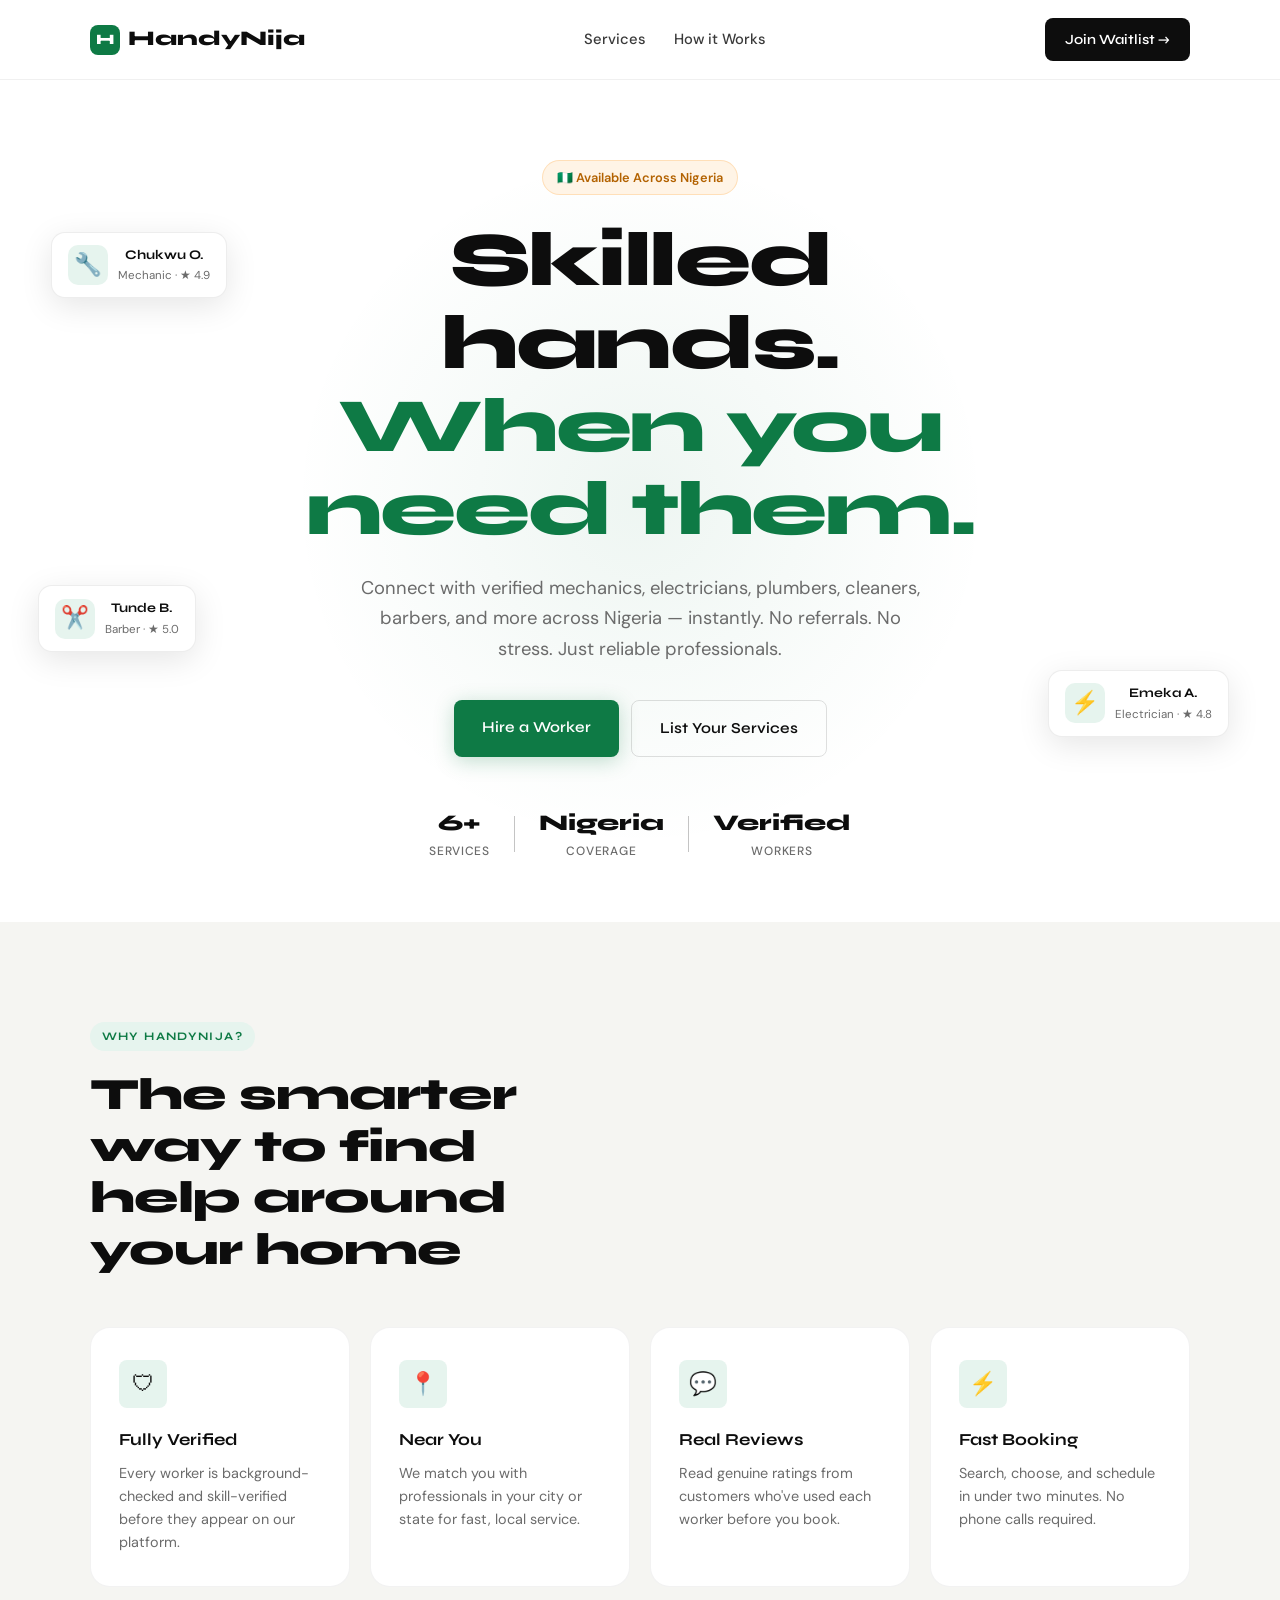
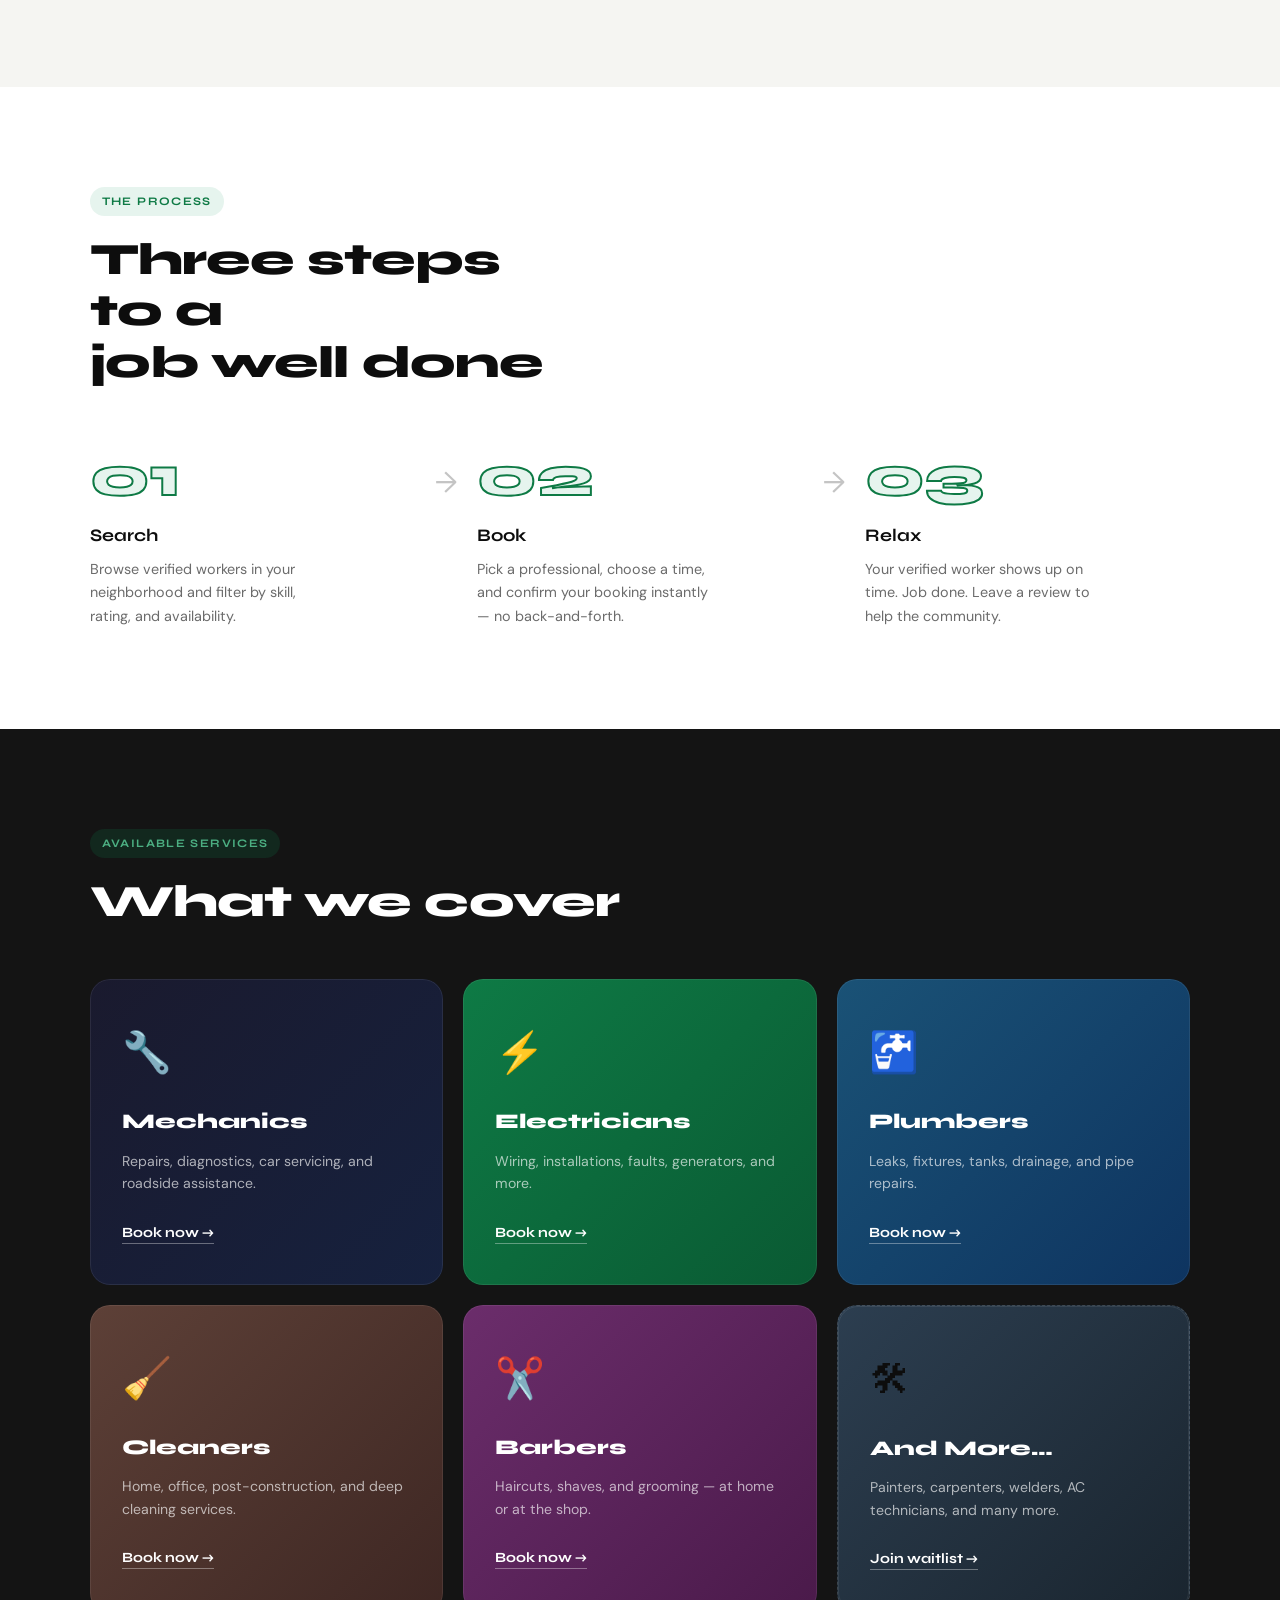
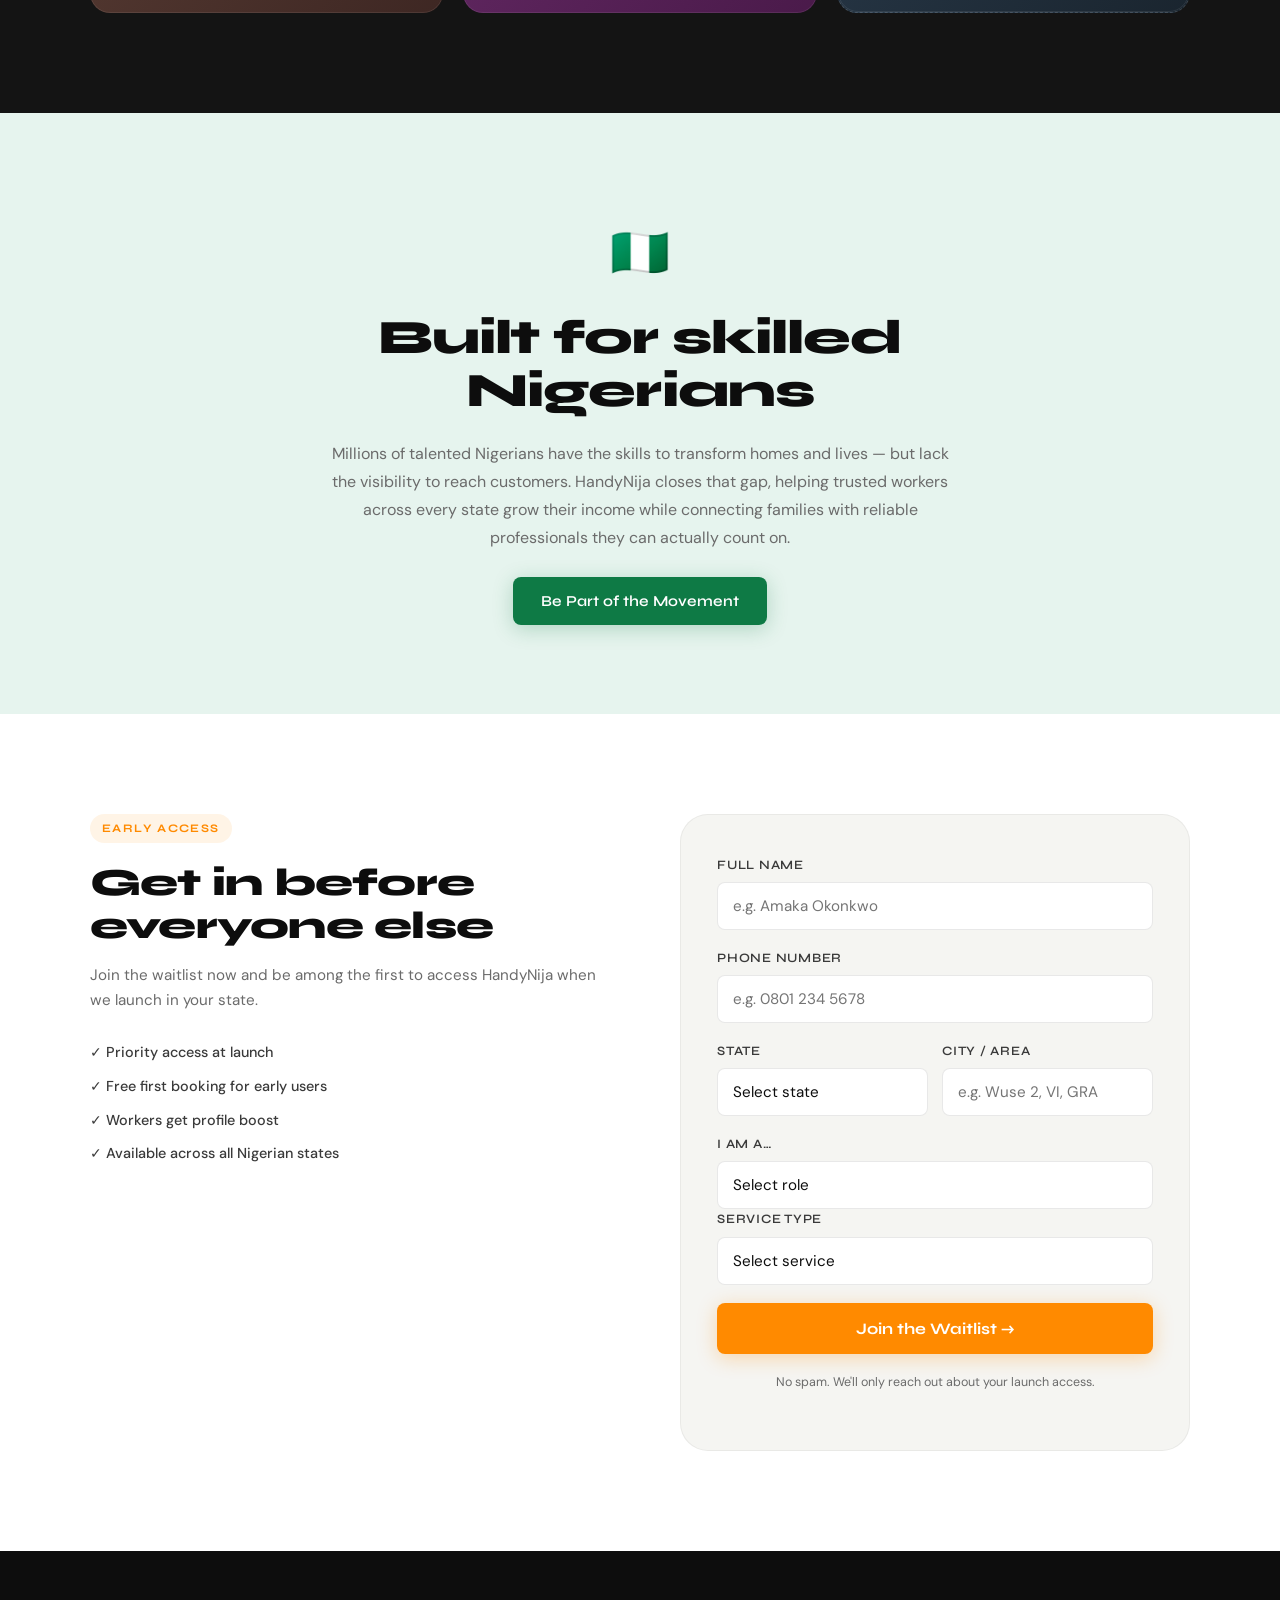
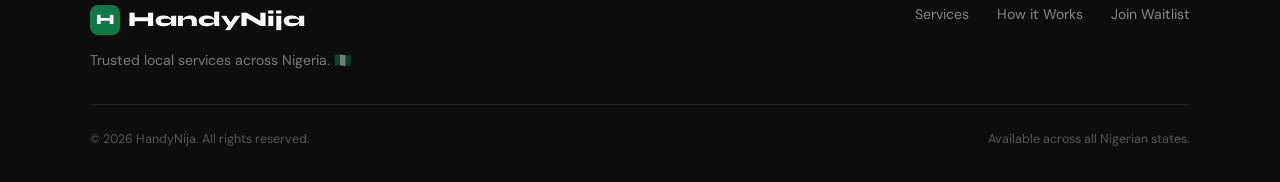
<file: index.html>
<!DOCTYPE html>
<html lang="en">
<head>
  <meta charset="UTF-8"/>
  <meta name="viewport" content="width=device-width, initial-scale=1.0"/>
  <title>HandyNija — Trusted Workers Across Nigeria</title>
  <link href="https://fonts.googleapis.com/css2?family=Syne:wght@400;600;700;800&family=DM+Sans:ital,opsz,wght@0,9..40,400;0,9..40,500;1,9..40,400&display=swap" rel="stylesheet"/>
  <link rel="stylesheet" href="style.css"/>
</head>
<body>

  <!-- NAVBAR -->
  <nav class="navbar">
    <div class="logo">
      <span class="logo-mark">H</span>
      HandyNija
    </div>
    <div class="nav-links">
      <a href="#services">Services</a>
      <a href="#how">How it Works</a>
    </div>
    <a href="#waitlist" class="nav-btn">Join Waitlist →</a>
    <button class="hamburger" id="hamburger" aria-label="Open menu">
      <span></span><span></span><span></span>
    </button>
  </nav>

  <!-- MOBILE MENU -->
  <div class="mobile-menu" id="mobileMenu">
    <a href="#services" onclick="closeMobile()">Services</a>
    <a href="#how" onclick="closeMobile()">How it Works</a>
    <a href="#waitlist" class="mobile-cta" onclick="closeMobile()">Join Waitlist</a>
  </div>

  <!-- HERO -->
  <section class="hero">
    <div class="hero-badge">🇳🇬 Available Across Nigeria</div>
    <h1>
      Skilled hands.<br/>
      <em>When you need them.</em>
    </h1>
    <p class="hero-sub">
      Connect with verified mechanics, electricians, plumbers, cleaners, barbers,
      and more across Nigeria — instantly. No referrals. No stress. Just reliable professionals.
    </p>
    <div class="hero-actions">
      <a href="#waitlist" class="btn-primary">Hire a Worker</a>
      <a href="#waitlist" class="btn-ghost">List Your Services</a>
    </div>
    <div class="hero-stats">
      <div class="stat"><span>6+</span><small>Services</small></div>
      <div class="stat-divider"></div>
      <div class="stat"><span>Nigeria</span><small>Coverage</small></div>
      <div class="stat-divider"></div>
      <div class="stat"><span>Verified</span><small>Workers</small></div>
    </div>
    <!-- Decorative floating cards -->
    <div class="floating-cards" aria-hidden="true">
      <div class="float-card fc1">
        <div class="fc-icon">🔧</div>
        <div class="fc-info"><strong>Chukwu O.</strong><span>Mechanic · ★ 4.9</span></div>
      </div>
      <div class="float-card fc2">
        <div class="fc-icon">⚡</div>
        <div class="fc-info"><strong>Emeka A.</strong><span>Electrician · ★ 4.8</span></div>
      </div>
      <div class="float-card fc3">
        <div class="fc-icon">✂️</div>
        <div class="fc-info"><strong>Tunde B.</strong><span>Barber · ★ 5.0</span></div>
      </div>
    </div>
    <div class="hero-blob" aria-hidden="true"></div>
  </section>

  <!-- WHY HANDYNIJA -->
  <section class="why">
    <div class="section-label">Why HandyNija?</div>
    <h2>The smarter way to find<br/>help around your home</h2>
    <div class="why-grid">
      <div class="why-card">
        <div class="why-icon">🛡</div>
        <h3>Fully Verified</h3>
        <p>Every worker is background-checked and skill-verified before they appear on our platform.</p>
      </div>
      <div class="why-card">
        <div class="why-icon">📍</div>
        <h3>Near You</h3>
        <p>We match you with professionals in your city or state for fast, local service.</p>
      </div>
      <div class="why-card">
        <div class="why-icon">💬</div>
        <h3>Real Reviews</h3>
        <p>Read genuine ratings from customers who've used each worker before you book.</p>
      </div>
      <div class="why-card">
        <div class="why-icon">⚡</div>
        <h3>Fast Booking</h3>
        <p>Search, choose, and schedule in under two minutes. No phone calls required.</p>
      </div>
    </div>
  </section>

  <!-- HOW IT WORKS -->
  <section class="how" id="how">
    <div class="section-label">The Process</div>
    <h2>Three steps to a<br/>job well done</h2>
    <div class="how-steps">
      <div class="how-step">
        <div class="step-num">01</div>
        <div class="step-body">
          <h3>Search</h3>
          <p>Browse verified workers in your neighborhood and filter by skill, rating, and availability.</p>
        </div>
      </div>
      <div class="how-arrow" aria-hidden="true">→</div>
      <div class="how-step">
        <div class="step-num">02</div>
        <div class="step-body">
          <h3>Book</h3>
          <p>Pick a professional, choose a time, and confirm your booking instantly — no back-and-forth.</p>
        </div>
      </div>
      <div class="how-arrow" aria-hidden="true">→</div>
      <div class="how-step">
        <div class="step-num">03</div>
        <div class="step-body">
          <h3>Relax</h3>
          <p>Your verified worker shows up on time. Job done. Leave a review to help the community.</p>
        </div>
      </div>
    </div>
  </section>

  <!-- SERVICES -->
  <section class="services" id="services">
    <div class="section-label">Available Services</div>
    <h2>What we cover</h2>
    <div class="services-grid">

      <div class="service-tile st-mechanic">
        <div class="st-emoji">🔧</div>
        <h3>Mechanics</h3>
        <p>Repairs, diagnostics, car servicing, and roadside assistance.</p>
        <a href="#waitlist" class="st-link">Book now →</a>
      </div>

      <div class="service-tile st-elec">
        <div class="st-emoji">⚡</div>
        <h3>Electricians</h3>
        <p>Wiring, installations, faults, generators, and more.</p>
        <a href="#waitlist" class="st-link">Book now →</a>
      </div>

      <div class="service-tile st-plumb">
        <div class="st-emoji">🚰</div>
        <h3>Plumbers</h3>
        <p>Leaks, fixtures, tanks, drainage, and pipe repairs.</p>
        <a href="#waitlist" class="st-link">Book now →</a>
      </div>

      <div class="service-tile st-clean">
        <div class="st-emoji">🧹</div>
        <h3>Cleaners</h3>
        <p>Home, office, post-construction, and deep cleaning services.</p>
        <a href="#waitlist" class="st-link">Book now →</a>
      </div>

      <div class="service-tile st-barber">
        <div class="st-emoji">✂️</div>
        <h3>Barbers</h3>
        <p>Haircuts, shaves, and grooming — at home or at the shop.</p>
        <a href="#waitlist" class="st-link">Book now →</a>
      </div>

      <div class="service-tile st-other">
        <div class="st-emoji">🛠</div>
        <h3>And More…</h3>
        <p>Painters, carpenters, welders, AC technicians, and many more.</p>
        <a href="#waitlist" class="st-link">Join waitlist →</a>
      </div>

    </div>
  </section>

  <!-- MISSION / EMOTIONAL -->
  <section class="mission">
    <div class="mission-inner">
      <div class="mission-flag">🇳🇬</div>
      <h2>Built for skilled<br/>Nigerians</h2>
      <p>
        Millions of talented Nigerians have the skills to transform homes and lives — but lack the visibility to reach customers.
        HandyNija closes that gap, helping trusted workers across every state grow their income while connecting
        families with reliable professionals they can actually count on.
      </p>
      <a href="#waitlist" class="btn-primary">Be Part of the Movement</a>
    </div>
  </section>

  <!-- WAITLIST -->
  <section class="waitlist" id="waitlist">
    <div class="waitlist-inner">
      <div class="waitlist-copy">
        <div class="section-label" style="color:#FF8A00; background: #FFF4E6;">Early Access</div>
        <h2>Get in before<br/>everyone else</h2>
        <p>Join the waitlist now and be among the first to access HandyNija when we launch in your state.</p>
        <ul class="waitlist-perks">
          <li>✓ Priority access at launch</li>
          <li>✓ Free first booking for early users</li>
          <li>✓ Workers get profile boost</li>
          <li>✓ Available across all Nigerian states</li>
        </ul>
      </div>
      <div class="waitlist-form-wrap">
        <form id="waitlistForm" class="waitlist-form">

          <div class="field-group">
            <label>Full Name</label>
            <input type="text" name="fullname" placeholder="e.g. Amaka Okonkwo" required/>
          </div>

          <div class="field-group">
            <label>Phone Number</label>
            <input type="tel" name="phone" placeholder="e.g. 0801 234 5678" required/>
          </div>

          <div class="field-row">
            <div class="field-group">
              <label>State</label>
              <select name="state" required>
                <option value="">Select state</option>
                <option>Abia</option>
                <option>Adamawa</option>
                <option>Akwa Ibom</option>
                <option>Anambra</option>
                <option>Bauchi</option>
                <option>Bayelsa</option>
                <option>Benue</option>
                <option>Borno</option>
                <option>Cross River</option>
                <option>Delta</option>
                <option>Ebonyi</option>
                <option>Edo</option>
                <option>Ekiti</option>
                <option>Enugu</option>
                <option>FCT – Abuja</option>
                <option>Gombe</option>
                <option>Imo</option>
                <option>Jigawa</option>
                <option>Kaduna</option>
                <option>Kano</option>
                <option>Katsina</option>
                <option>Kebbi</option>
                <option>Kogi</option>
                <option>Kwara</option>
                <option>Lagos</option>
                <option>Nasarawa</option>
                <option>Niger</option>
                <option>Ogun</option>
                <option>Ondo</option>
                <option>Osun</option>
                <option>Oyo</option>
                <option>Plateau</option>
                <option>Rivers</option>
                <option>Sokoto</option>
                <option>Taraba</option>
                <option>Yobe</option>
                <option>Zamfara</option>
              </select>
            </div>

            <div class="field-group">
              <label>City / Area</label>
              <input type="text" name="location" placeholder="e.g. Wuse 2, VI, GRA" required/>
            </div>
          </div>

          <div 5class="field-row">
            <div class="field-group">
              <label>I am a…</label>
              <select name="role" required>
                <option value="">Select role</option>
                <option>Customer</option>
                <option>Service Worker</option>
              </select>
            </div>

            <div class="field-group">
              <label>Service Type</label>
              <select name="service" required>
                <option value="">Select service</option>
                <option>Mechanic</option>
                <option>Electrician</option>
                <option>Plumber</option>
                <option>Cleaner</option>
                <option>Barber</option>
                <option>Other</option>
              </select>
            </div>
          </div>

          <button type="submit" class="submit-btn">Join the Waitlist →</button>

          <p class="form-note">No spam. We'll only reach out about your launch access.</p>

          <p id="formMessage"></p>

        </form>
      </div>
    </div>
  </section>

  <!-- FOOTER -->
  <footer>
    <div class="footer-inner">
      <div class="footer-brand">
        <div class="logo">
          <span class="logo-mark">H</span>HandyNija
        </div>
        <p>Trusted local services across Nigeria. 🇳🇬</p>
      </div>
      <div class="footer-links">
        <a href="#services">Services</a>
        <a href="#how">How it Works</a>
        <a href="#waitlist">Join Waitlist</a>
      </div>
    </div>
    <div class="footer-bottom">
      <small>© 2026 HandyNija. All rights reserved.</small>
      <small>Available across all Nigerian states.</small>
    </div>
  </footer>

  <script src="script.js"></script>
</body>
</html>
</file>
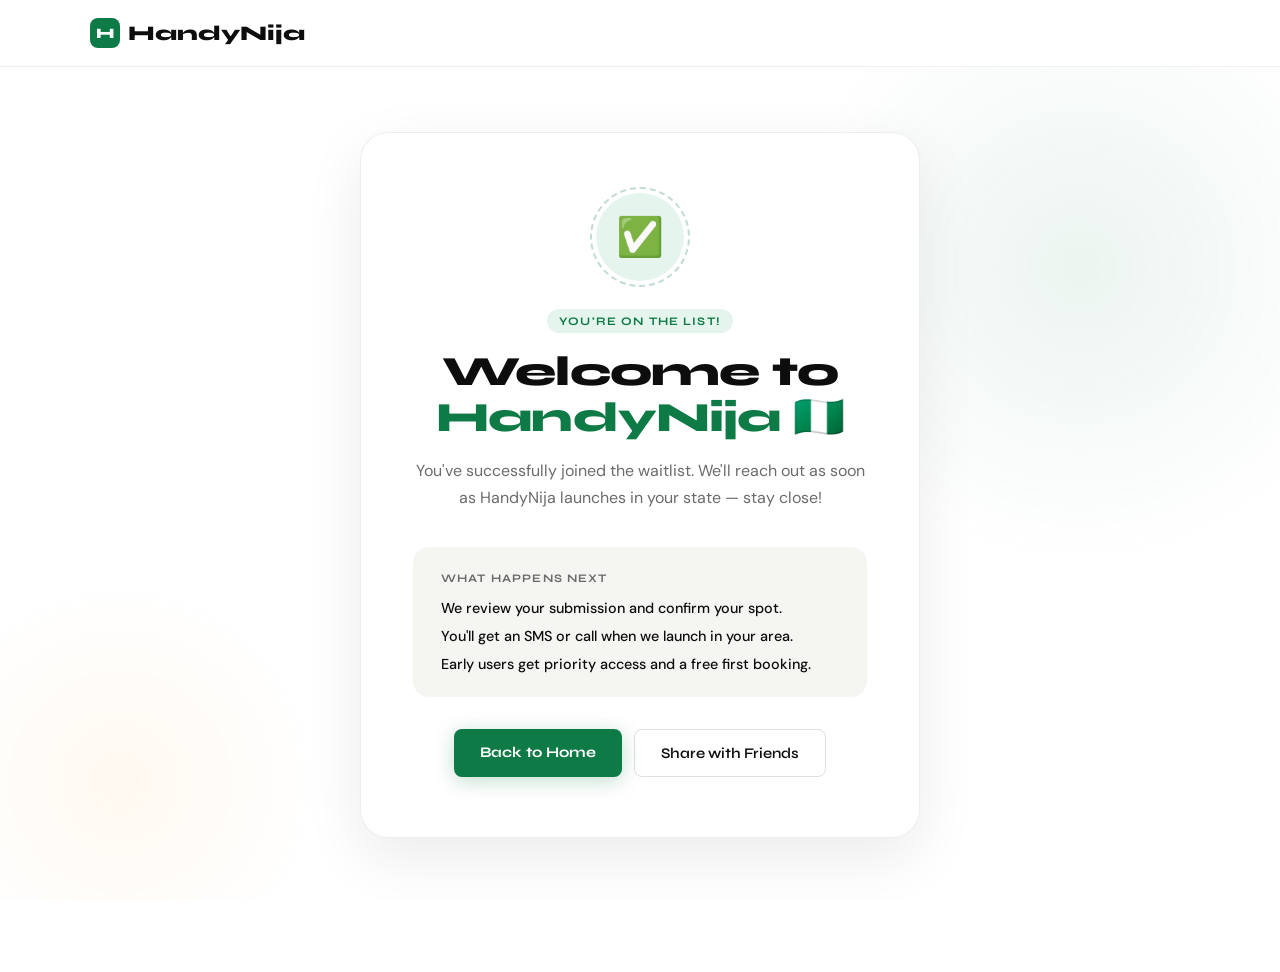
<file: success.html>
<!DOCTYPE html>
<html lang="en">
<head>
  <meta charset="UTF-8"/>
  <meta name="viewport" content="width=device-width, initial-scale=1.0"/>
  <title>You're In! — HandyNija</title>
  <link href="https://fonts.googleapis.com/css2?family=Syne:wght@400;600;700;800&family=DM+Sans:ital,opsz,wght@0,9..40,400;0,9..40,500;1,9..40,400&display=swap" rel="stylesheet"/>
  <style>
    *, *::before, *::after { margin: 0; padding: 0; box-sizing: border-box; }

    :root {
      --green: #0E7A45;
      --green-light: #12A35C;
      --green-pale: #E6F4EE;
      --amber: #FF8A00;
      --black: #0D0D0D;
      --gray-500: #6B6B6B;
      --gray-100: #F5F5F2;
      --white: #FFFFFF;
      --font-head: 'Syne', sans-serif;
      --font-body: 'DM Sans', sans-serif;
    }

    html, body {
      height: 100%;
      font-family: var(--font-body);
      background: var(--white);
      color: var(--black);
      overflow-x: hidden;
    }

    /* NAVBAR */
    .navbar {
      display: flex;
      align-items: center;
      justify-content: space-between;
      padding: 18px 7%;
      background: rgba(255,255,255,0.92);
      backdrop-filter: blur(12px);
      border-bottom: 1px solid rgba(0,0,0,0.06);
    }

    .logo {
      display: flex;
      align-items: center;
      gap: 8px;
      font-family: var(--font-head);
      font-size: 1.3rem;
      font-weight: 800;
      color: var(--black);
      text-decoration: none;
    }

    .logo-mark {
      width: 30px;
      height: 30px;
      background: var(--green);
      color: #fff;
      border-radius: 8px;
      display: flex;
      align-items: center;
      justify-content: center;
      font-size: 0.9rem;
      font-weight: 800;
    }

    /* MAIN */
    .page {
      min-height: calc(100vh - 65px);
      display: flex;
      align-items: center;
      justify-content: center;
      padding: 60px 7%;
      position: relative;
      overflow: hidden;
    }

    /* Background blobs */
    .blob-1 {
      position: absolute;
      width: 600px;
      height: 600px;
      background: radial-gradient(ellipse, rgba(14,122,69,0.08) 0%, transparent 70%);
      top: -100px;
      right: -100px;
      pointer-events: none;
    }

    .blob-2 {
      position: absolute;
      width: 400px;
      height: 400px;
      background: radial-gradient(ellipse, rgba(255,138,0,0.06) 0%, transparent 70%);
      bottom: -80px;
      left: -80px;
      pointer-events: none;
    }

    .card {
      background: var(--white);
      border: 1px solid rgba(0,0,0,0.07);
      border-radius: 28px;
      padding: 60px 52px;
      max-width: 560px;
      width: 100%;
      text-align: center;
      box-shadow: 0 20px 60px rgba(0,0,0,0.08);
      position: relative;
      z-index: 2;
      animation: popIn 0.5s cubic-bezier(0.34, 1.56, 0.64, 1) both;
    }

    @keyframes popIn {
      from { opacity: 0; transform: scale(0.88) translateY(20px); }
      to   { opacity: 1; transform: scale(1) translateY(0); }
    }

    /* Checkmark circle */
    .check-wrap {
      width: 88px;
      height: 88px;
      background: var(--green-pale);
      border-radius: 50%;
      display: flex;
      align-items: center;
      justify-content: center;
      margin: 0 auto 28px;
      position: relative;
    }

    .check-wrap::after {
      content: '';
      position: absolute;
      inset: -6px;
      border-radius: 50%;
      border: 2px dashed rgba(14,122,69,0.25);
      animation: spinSlow 12s linear infinite;
    }

    @keyframes spinSlow {
      to { transform: rotate(360deg); }
    }

    .check-icon {
      font-size: 2.4rem;
      animation: bounceIn 0.6s ease 0.3s both;
    }

    @keyframes bounceIn {
      0%   { transform: scale(0); opacity: 0; }
      60%  { transform: scale(1.2); opacity: 1; }
      100% { transform: scale(1); }
    }

    .tag {
      display: inline-block;
      font-size: 0.72rem;
      font-weight: 700;
      letter-spacing: 0.1em;
      text-transform: uppercase;
      color: var(--green);
      background: var(--green-pale);
      padding: 5px 12px;
      border-radius: 100px;
      margin-bottom: 16px;
      font-family: var(--font-head);
      animation: fadeUp 0.5s ease 0.2s both;
    }

    h1 {
      font-family: var(--font-head);
      font-size: clamp(1.9rem, 4vw, 2.6rem);
      font-weight: 800;
      line-height: 1.1;
      letter-spacing: -0.02em;
      color: var(--black);
      margin-bottom: 16px;
      animation: fadeUp 0.5s ease 0.3s both;
    }

    h1 em {
      font-style: normal;
      color: var(--green);
    }

    .subtitle {
      font-size: 1rem;
      color: var(--gray-500);
      line-height: 1.7;
      margin-bottom: 36px;
      animation: fadeUp 0.5s ease 0.4s both;
    }

    /* What's next list */
    .next-steps {
      background: var(--gray-100);
      border-radius: 16px;
      padding: 24px 28px;
      text-align: left;
      margin-bottom: 32px;
      animation: fadeUp 0.5s ease 0.5s both;
    }

    .next-steps p {
      font-family: var(--font-head);
      font-size: 0.72rem;
      font-weight: 700;
      letter-spacing: 0.1em;
      text-transform: uppercase;
      color: var(--gray-500);
      margin-bottom: 14px;
    }

    .next-steps ul {
      list-style: none;
      display: flex;
      flex-direction: column;
      gap: 10px;
    }

    .next-steps li {
      display: flex;
      align-items: flex-start;
      gap: 10px;
      font-size: 0.9rem;
      color: var(--black);
      font-weight: 500;
    }

    .next-steps li span.dot {
      width: 22px;
      height: 22px;
      background: var(--green);
      color: #fff;
      border-radius: 50%;
      font-size: 0.65rem;
      font-weight: 700;
      display: flex;
      align-items: center;
      justify-content: center;
      flex-shrink: 0;
      margin-top: 1px;
    }

    /* Buttons */
    .btn-row {
      display: flex;
      gap: 12px;
      justify-content: center;
      flex-wrap: wrap;
      animation: fadeUp 0.5s ease 0.6s both;
    }

    .btn-primary {
      text-decoration: none;
      background: var(--green);
      color: var(--white);
      padding: 14px 26px;
      border-radius: 8px;
      font-weight: 700;
      font-family: var(--font-head);
      font-size: 0.92rem;
      transition: background 0.2s, transform 0.15s;
      box-shadow: 0 4px 20px rgba(14,122,69,0.25);
    }

    .btn-primary:hover {
      background: #0A5A33;
      transform: translateY(-2px);
    }

    .btn-ghost {
      text-decoration: none;
      background: transparent;
      color: var(--black);
      padding: 14px 26px;
      border-radius: 8px;
      font-weight: 600;
      font-family: var(--font-head);
      font-size: 0.92rem;
      border: 1.5px solid rgba(0,0,0,0.12);
      transition: border-color 0.2s, background 0.2s;
    }

    .btn-ghost:hover {
      border-color: var(--green);
      color: var(--green);
      background: var(--green-pale);
    }

    /* Confetti dots */
    .confetti {
      position: fixed;
      inset: 0;
      pointer-events: none;
      z-index: 0;
      overflow: hidden;
    }

    .dot {
      position: absolute;
      width: 8px;
      height: 8px;
      border-radius: 50%;
      animation: fall linear forwards;
    }

    @keyframes fall {
      0%   { transform: translateY(-20px) rotate(0deg); opacity: 1; }
      100% { transform: translateY(110vh) rotate(720deg); opacity: 0; }
    }

    @keyframes fadeUp {
      from { opacity: 0; transform: translateY(16px); }
      to   { opacity: 1; transform: translateY(0); }
    }

    /* FOOTER */
    .footer {
      text-align: center;
      padding: 24px 7%;
      border-top: 1px solid rgba(0,0,0,0.05);
    }

    .footer small {
      font-size: 0.78rem;
      color: #aaa;
    }

    @media (max-width: 540px) {
      .card { padding: 40px 24px; }
      .btn-row { flex-direction: column; }
      .btn-primary, .btn-ghost { text-align: center; }
    }
  </style>
</head>
<body>

  <!-- Confetti -->
  <div class="confetti" id="confetti"></div>

  <!-- NAVBAR -->
  <nav class="navbar">
    <div class="logo">
      <span class="logo-mark">H</span>
      HandyNija
    </div>
  </nav>

  <!-- MAIN -->
  <main class="page">
    <div class="blob-1"></div>
    <div class="blob-2"></div>

    <div class="card">

      <div class="check-wrap">
        <span class="check-icon">✅</span>
      </div>

      <div class="tag">You're on the list!</div>

      <h1>Welcome to<br/><em>HandyNija</em> 🇳🇬</h1>

      <p class="subtitle">
        You've successfully joined the waitlist. We'll reach out as soon as
        HandyNija launches in your state — stay close!
      </p>

      <div class="next-steps">
        <p>What happens next</p>
        <ul>
          <li>
            <span class="dot">1</span>
            We review your submission and confirm your spot.
          </li>
          <li>
            <span class="dot">2</span>
            You'll get an SMS or call when we launch in your area.
          </li>
          <li>
            <span class="dot">3</span>
            Early users get priority access and a free first booking.
          </li>
        </ul>
      </div>

      <div class="btn-row">
        <a href="index.html" class="btn-primary">Back to Home</a>
        <a href="https://wa.me/?text=I just joined the HandyNija waitlist! 🇳🇬 Find trusted mechanics, electricians, plumbers, cleaners %26 barbers near you. Join here: handynija.com" target="_blank" class="btn-ghost">Share with Friends</a>
      </div>

    </div>
  </main>

  <footer class="footer">
    <small>© 2026 HandyNija · Trusted local services across Nigeria 🇳🇬</small>
  </footer>

  <script>
    // Generate confetti on load
    const confettiEl = document.getElementById('confetti');
    const colors = ['#0E7A45', '#FF8A00', '#12A35C', '#FFC107', '#E6F4EE', '#fff'];

    for (let i = 0; i < 60; i++) {
      const dot = document.createElement('div');
      dot.classList.add('dot');
      dot.style.left = Math.random() * 100 + 'vw';
      dot.style.top = '-10px';
      dot.style.background = colors[Math.floor(Math.random() * colors.length)];
      dot.style.width = (6 + Math.random() * 8) + 'px';
      dot.style.height = dot.style.width;
      dot.style.animationDuration = (2.5 + Math.random() * 3) + 's';
      dot.style.animationDelay = (Math.random() * 1.5) + 's';
      dot.style.borderRadius = Math.random() > 0.5 ? '50%' : '2px';
      confettiEl.appendChild(dot);
    }
  </script>

</body>
</html>
</file>
<file: style.css>
/* ===== RESET & BASE ===== */
*, *::before, *::after {
  margin: 0;
  padding: 0;
  box-sizing: border-box;
}

:root {
  --green: #0E7A45;
  --green-light: #12A35C;
  --green-pale: #E6F4EE;
  --green-dark: #0A5A33;
  --amber: #FF8A00;
  --amber-pale: #FFF4E6;
  --black: #0D0D0D;
  --off-black: #141414;
  --gray-900: #1A1A1A;
  --gray-700: #3A3A3A;
  --gray-500: #6B6B6B;
  --gray-300: #C4C4C4;
  --gray-100: #F5F5F2;
  --white: #FFFFFF;
  --font-head: 'Syne', sans-serif;
  --font-body: 'DM Sans', sans-serif;
  --radius-sm: 8px;
  --radius-md: 14px;
  --radius-lg: 20px;
  --radius-xl: 28px;
  --shadow-sm: 0 2px 12px rgba(0,0,0,0.06);
  --shadow-md: 0 8px 32px rgba(0,0,0,0.10);
  --shadow-lg: 0 20px 60px rgba(0,0,0,0.14);
}

html { scroll-behavior: smooth; }

body {
  font-family: var(--font-body);
  color: var(--black);
  background: var(--white);
  line-height: 1.65;
  overflow-x: hidden;
}

/* ===== SECTION LABEL ===== */
.section-label {
  display: inline-block;
  font-family: var(--font-head);
  font-size: 0.72rem;
  font-weight: 700;
  letter-spacing: 0.12em;
  text-transform: uppercase;
  color: var(--green);
  background: var(--green-pale);
  padding: 5px 12px;
  border-radius: 100px;
  margin-bottom: 18px;
}

/* ===== NAVBAR ===== */
.navbar {
  display: flex;
  align-items: center;
  justify-content: space-between;
  padding: 18px 7%;
  position: sticky;
  top: 0;
  z-index: 100;
  background: rgba(255,255,255,0.92);
  backdrop-filter: blur(12px);
  -webkit-backdrop-filter: blur(12px);
  border-bottom: 1px solid rgba(0,0,0,0.06);
}

.logo {
  display: flex;
  align-items: center;
  gap: 8px;
  font-family: var(--font-head);
  font-size: 1.3rem;
  font-weight: 800;
  color: var(--black);
  text-decoration: none;
}

.logo-mark {
  width: 30px;
  height: 30px;
  background: var(--green);
  color: #fff;
  border-radius: 8px;
  display: flex;
  align-items: center;
  justify-content: center;
  font-size: 0.9rem;
  font-weight: 800;
  flex-shrink: 0;
}

.nav-links {
  display: flex;
  gap: 28px;
}

.nav-links a {
  text-decoration: none;
  color: var(--gray-700);
  font-size: 0.92rem;
  font-weight: 500;
  transition: color 0.2s;
}

.nav-links a:hover { color: var(--green); }

.nav-btn {
  text-decoration: none;
  background: var(--black);
  color: var(--white);
  padding: 10px 20px;
  border-radius: var(--radius-sm);
  font-size: 0.88rem;
  font-weight: 600;
  font-family: var(--font-head);
  transition: background 0.2s, transform 0.15s;
}

.nav-btn:hover {
  background: var(--green);
  transform: translateY(-1px);
}

.hamburger {
  display: none;
  flex-direction: column;
  gap: 5px;
  background: none;
  border: none;
  cursor: pointer;
  padding: 4px;
}

.hamburger span {
  display: block;
  width: 22px;
  height: 2px;
  background: var(--black);
  border-radius: 2px;
  transition: 0.3s;
}

.mobile-menu {
  display: none;
  flex-direction: column;
  gap: 0;
  background: var(--white);
  border-bottom: 1px solid rgba(0,0,0,0.06);
  padding: 12px 7% 20px;
}

.mobile-menu a {
  text-decoration: none;
  color: var(--gray-700);
  font-size: 1rem;
  padding: 12px 0;
  border-bottom: 1px solid rgba(0,0,0,0.05);
}

.mobile-menu .mobile-cta {
  margin-top: 12px;
  background: var(--green);
  color: #fff;
  text-align: center;
  padding: 14px;
  border-radius: var(--radius-sm);
  font-weight: 600;
  border-bottom: none;
}

.mobile-menu.open { display: flex; }

/* ===== HERO ===== */
.hero {
  min-height: 93vh;
  display: flex;
  flex-direction: column;
  align-items: center;
  justify-content: center;
  text-align: center;
  padding: 80px 7% 60px;
  position: relative;
  overflow: hidden;
}

.hero-badge {
  display: inline-block;
  font-size: 0.8rem;
  font-weight: 600;
  background: var(--amber-pale);
  color: #B36200;
  padding: 6px 14px;
  border-radius: 100px;
  border: 1px solid rgba(255,138,0,0.2);
  margin-bottom: 24px;
  position: relative;
  z-index: 2;
}

.hero h1 {
  font-family: var(--font-head);
  font-size: clamp(2.8rem, 6vw, 4.8rem);
  font-weight: 800;
  line-height: 1.08;
  color: var(--black);
  letter-spacing: -0.03em;
  max-width: 780px;
  position: relative;
  z-index: 2;
  margin-bottom: 22px;
}

.hero h1 em {
  font-style: normal;
  color: var(--green);
}

.hero-sub {
  font-size: clamp(1rem, 2vw, 1.15rem);
  color: var(--gray-500);
  max-width: 560px;
  position: relative;
  z-index: 2;
  margin-bottom: 36px;
}

.hero-actions {
  display: flex;
  gap: 12px;
  justify-content: center;
  flex-wrap: wrap;
  position: relative;
  z-index: 2;
}

.btn-primary {
  text-decoration: none;
  background: var(--green);
  color: var(--white);
  padding: 15px 28px;
  border-radius: var(--radius-sm);
  font-weight: 600;
  font-family: var(--font-head);
  font-size: 0.95rem;
  transition: background 0.2s, transform 0.15s, box-shadow 0.2s;
  box-shadow: 0 4px 20px rgba(14,122,69,0.25);
}

.btn-primary:hover {
  background: var(--green-dark);
  transform: translateY(-2px);
  box-shadow: 0 8px 30px rgba(14,122,69,0.35);
}

.btn-ghost {
  text-decoration: none;
  background: transparent;
  color: var(--black);
  padding: 15px 28px;
  border-radius: var(--radius-sm);
  font-weight: 600;
  font-family: var(--font-head);
  font-size: 0.95rem;
  border: 1.5px solid rgba(0,0,0,0.12);
  transition: border-color 0.2s, background 0.2s;
}

.btn-ghost:hover {
  border-color: var(--green);
  color: var(--green);
  background: var(--green-pale);
}

/* Hero stats */
.hero-stats {
  display: flex;
  align-items: center;
  gap: 24px;
  margin-top: 48px;
  position: relative;
  z-index: 2;
}

.stat {
  display: flex;
  flex-direction: column;
  align-items: center;
}

.stat span {
  font-family: var(--font-head);
  font-size: 1.4rem;
  font-weight: 800;
  color: var(--black);
}

.stat small {
  font-size: 0.75rem;
  color: var(--gray-500);
  text-transform: uppercase;
  letter-spacing: 0.06em;
  font-weight: 500;
}

.stat-divider {
  width: 1px;
  height: 36px;
  background: var(--gray-300);
}

/* Floating worker cards */
.floating-cards {
  position: absolute;
  inset: 0;
  pointer-events: none;
  z-index: 1;
}

.float-card {
  position: absolute;
  display: flex;
  align-items: center;
  gap: 10px;
  background: var(--white);
  border: 1px solid rgba(0,0,0,0.07);
  border-radius: var(--radius-md);
  padding: 12px 16px;
  box-shadow: var(--shadow-md);
  animation: floatBob 5s ease-in-out infinite;
}

.float-card.fc1 { top: 18%; left: 4%; animation-delay: 0s; }
.float-card.fc2 { bottom: 22%; right: 4%; animation-delay: 1.7s; }
.float-card.fc3 { top: 60%; left: 3%; animation-delay: 3.2s; }

@keyframes floatBob {
  0%, 100% { transform: translateY(0px); }
  50% { transform: translateY(-10px); }
}

.fc-icon {
  font-size: 1.4rem;
  width: 40px;
  height: 40px;
  background: var(--green-pale);
  border-radius: 10px;
  display: flex;
  align-items: center;
  justify-content: center;
}

.fc-info {
  display: flex;
  flex-direction: column;
}

.fc-info strong {
  font-size: 0.82rem;
  font-weight: 700;
  color: var(--black);
  font-family: var(--font-head);
}

.fc-info span {
  font-size: 0.72rem;
  color: var(--gray-500);
}

/* Background blob */
.hero-blob {
  position: absolute;
  width: 700px;
  height: 700px;
  background: radial-gradient(ellipse at center, rgba(14,122,69,0.07) 0%, transparent 70%);
  top: 50%;
  left: 50%;
  transform: translate(-50%, -50%);
  pointer-events: none;
  z-index: 0;
}

/* ===== WHY SECTION ===== */
.why {
  padding: 100px 7%;
  background: var(--gray-100);
}

.why h2 {
  font-family: var(--font-head);
  font-size: clamp(1.8rem, 3.5vw, 2.8rem);
  font-weight: 800;
  line-height: 1.15;
  letter-spacing: -0.02em;
  max-width: 500px;
  margin-bottom: 52px;
}

.why-grid {
  display: grid;
  grid-template-columns: repeat(auto-fit, minmax(230px, 1fr));
  gap: 20px;
}

.why-card {
  background: var(--white);
  border-radius: var(--radius-lg);
  padding: 32px 28px;
  border: 1px solid rgba(0,0,0,0.05);
  transition: transform 0.2s, box-shadow 0.2s;
}

.why-card:hover {
  transform: translateY(-4px);
  box-shadow: var(--shadow-md);
}

.accent-card {
  background: var(--green);
  color: var(--white);
}

.accent-card h3,
.accent-card p {
  color: var(--white);
}

.accent-card .why-icon {
  background: rgba(255,255,255,0.15);
}

.why-icon {
  font-size: 1.4rem;
  width: 48px;
  height: 48px;
  background: var(--green-pale);
  border-radius: var(--radius-sm);
  display: flex;
  align-items: center;
  justify-content: center;
  margin-bottom: 18px;
}

.why-card h3 {
  font-family: var(--font-head);
  font-size: 1.05rem;
  font-weight: 700;
  margin-bottom: 8px;
  color: var(--black);
}

.why-card p {
  font-size: 0.9rem;
  color: var(--gray-500);
  line-height: 1.6;
}

/* ===== HOW IT WORKS ===== */
.how {
  padding: 100px 7%;
  background: var(--white);
}

.how h2 {
  font-family: var(--font-head);
  font-size: clamp(1.8rem, 3.5vw, 2.8rem);
  font-weight: 800;
  line-height: 1.15;
  letter-spacing: -0.02em;
  max-width: 480px;
  margin-bottom: 60px;
}

.how-steps {
  display: flex;
  align-items: flex-start;
  gap: 0;
}

.how-step {
  flex: 1;
  display: flex;
  flex-direction: column;
  gap: 16px;
}

.step-num {
  font-family: var(--font-head);
  font-size: 3.5rem;
  font-weight: 800;
  color: var(--green-pale);
  line-height: 1;
  -webkit-text-stroke: 2px var(--green);
}

.step-body h3 {
  font-family: var(--font-head);
  font-size: 1.1rem;
  font-weight: 700;
  margin-bottom: 8px;
  color: var(--black);
}

.step-body p {
  font-size: 0.9rem;
  color: var(--gray-500);
  max-width: 240px;
}

.how-arrow {
  font-size: 1.8rem;
  color: var(--gray-300);
  padding: 0 20px;
  margin-top: 10px;
  flex-shrink: 0;
}

/* ===== SERVICES ===== */
.services {
  padding: 100px 7%;
  background: var(--off-black);
}

.services .section-label {
  background: rgba(14,122,69,0.2);
  color: #4CAF82;
}

.services h2 {
  font-family: var(--font-head);
  font-size: clamp(1.8rem, 3.5vw, 2.8rem);
  font-weight: 800;
  line-height: 1.15;
  letter-spacing: -0.02em;
  margin-bottom: 52px;
  color: var(--white);
}

.services-grid {
  display: grid;
  grid-template-columns: repeat(3, 1fr);
  gap: 20px;
}

@media (max-width: 900px) {
  .services-grid { grid-template-columns: repeat(2, 1fr); }
}

@media (max-width: 540px) {
  .services-grid { grid-template-columns: 1fr; }
}

.service-tile {
  border-radius: var(--radius-lg);
  padding: 40px 32px;
  transition: transform 0.2s;
  position: relative;
  overflow: hidden;
}

.service-tile::after {
  content: '';
  position: absolute;
  inset: 0;
  border-radius: inherit;
  border: 1px solid rgba(255,255,255,0.08);
  pointer-events: none;
}

.service-tile:hover { transform: translateY(-4px); }

.st-mechanic { background: linear-gradient(135deg, #1A1A2E, #16213E); }
.st-elec { background: linear-gradient(135deg, #0E7A45, #0A5A33); }
.st-plumb { background: linear-gradient(135deg, #1A5276, #0E3460); }
.st-clean { background: linear-gradient(135deg, #5D4037, #3E2723); }
.st-barber { background: linear-gradient(135deg, #6B2D6B, #4A1A4A); }
.st-other { background: linear-gradient(135deg, #2C3E50, #1A252F); border: 1px dashed rgba(255,255,255,0.15); }

.st-emoji {
  font-size: 2.5rem;
  margin-bottom: 20px;
  display: block;
}

.service-tile h3 {
  font-family: var(--font-head);
  font-size: 1.3rem;
  font-weight: 800;
  color: var(--white);
  margin-bottom: 10px;
}

.service-tile p {
  font-size: 0.88rem;
  color: rgba(255,255,255,0.65);
  margin-bottom: 24px;
  line-height: 1.6;
}

.st-link {
  text-decoration: none;
  color: var(--white);
  font-size: 0.88rem;
  font-weight: 700;
  font-family: var(--font-head);
  border-bottom: 1.5px solid rgba(255,255,255,0.35);
  padding-bottom: 2px;
  transition: border-color 0.2s;
}

.st-link:hover { border-color: var(--white); }

/* ===== MISSION ===== */
.mission {
  padding: 100px 7%;
  background: var(--green-pale);
  text-align: center;
}

.mission-inner {
  max-width: 620px;
  margin: auto;
}

.mission-flag {
  font-size: 3rem;
  margin-bottom: 20px;
  display: block;
}

.mission h2 {
  font-family: var(--font-head);
  font-size: clamp(2rem, 4vw, 3rem);
  font-weight: 800;
  line-height: 1.1;
  letter-spacing: -0.02em;
  color: var(--black);
  margin-bottom: 22px;
}

.mission p {
  font-size: 1rem;
  color: var(--gray-500);
  margin-bottom: 36px;
  line-height: 1.75;
}

/* ===== WAITLIST ===== */
.waitlist {
  padding: 100px 7%;
  background: var(--white);
}

.waitlist-inner {
  display: grid;
  grid-template-columns: 1fr 1fr;
  gap: 80px;
  align-items: start;
  max-width: 1100px;
  margin: auto;
}

.waitlist-copy h2 {
  font-family: var(--font-head);
  font-size: clamp(1.8rem, 3vw, 2.6rem);
  font-weight: 800;
  line-height: 1.12;
  letter-spacing: -0.02em;
  color: var(--black);
  margin-bottom: 16px;
}

.waitlist-copy p {
  font-size: 0.95rem;
  color: var(--gray-500);
  margin-bottom: 28px;
}

.waitlist-perks {
  list-style: none;
  display: flex;
  flex-direction: column;
  gap: 10px;
}

.waitlist-perks li {
  font-size: 0.9rem;
  color: var(--gray-700);
  font-weight: 500;
}

.waitlist-form-wrap {
  background: var(--gray-100);
  border-radius: var(--radius-xl);
  padding: 40px 36px;
  border: 1px solid rgba(0,0,0,0.05);
}

.waitlist-form {
  display: flex;
  flex-direction: column;
  gap: 18px;
}

.field-group {
  display: flex;
  flex-direction: column;
  gap: 6px;
}

.field-group label {
  font-size: 0.8rem;
  font-weight: 600;
  color: var(--gray-700);
  text-transform: uppercase;
  letter-spacing: 0.06em;
  font-family: var(--font-head);
}

.field-group input,
.field-group select {
  padding: 13px 15px;
  border: 1.5px solid rgba(0,0,0,0.09);
  border-radius: var(--radius-sm);
  font-size: 0.95rem;
  font-family: var(--font-body);
  background: var(--white);
  color: var(--black);
  transition: border-color 0.2s, box-shadow 0.2s;
  outline: none;
  appearance: none;
  -webkit-appearance: none;
}

.field-group input:focus,
.field-group select:focus {
  border-color: var(--green);
  box-shadow: 0 0 0 3px rgba(14,122,69,0.12);
}

.field-row {
  display: grid;
  grid-template-columns: 1fr 1fr;
  gap: 14px;
}

.submit-btn {
  padding: 16px;
  border: none;
  background: var(--amber);
  color: var(--white);
  border-radius: var(--radius-sm);
  font-size: 1rem;
  font-weight: 700;
  font-family: var(--font-head);
  cursor: pointer;
  transition: background 0.2s, transform 0.15s, box-shadow 0.2s;
  box-shadow: 0 4px 20px rgba(255,138,0,0.3);
}

.submit-btn:hover {
  background: #E07A00;
  transform: translateY(-2px);
  box-shadow: 0 8px 30px rgba(255,138,0,0.4);
}

.form-note {
  font-size: 0.78rem;
  color: var(--gray-500);
  text-align: center;
}

/* ===== FOOTER ===== */
footer {
  background: var(--black);
  padding: 52px 7% 32px;
}

.footer-inner {
  display: flex;
  justify-content: space-between;
  align-items: flex-start;
  gap: 40px;
  padding-bottom: 32px;
  border-bottom: 1px solid rgba(255,255,255,0.08);
  flex-wrap: wrap;
}

.footer-brand .logo {
  color: var(--white);
  margin-bottom: 12px;
}

.footer-brand p {
  font-size: 0.88rem;
  color: rgba(255,255,255,0.45);
  line-height: 1.6;
}

.footer-links {
  display: flex;
  gap: 28px;
  flex-wrap: wrap;
}

.footer-links a {
  text-decoration: none;
  color: rgba(255,255,255,0.5);
  font-size: 0.88rem;
  transition: color 0.2s;
}

.footer-links a:hover { color: var(--white); }

.footer-bottom {
  display: flex;
  justify-content: space-between;
  padding-top: 24px;
  flex-wrap: wrap;
  gap: 8px;
}

.footer-bottom small {
  font-size: 0.78rem;
  color: rgba(255,255,255,0.3);
}

/* ===== ANIMATIONS ===== */
@keyframes fadeUp {
  from { opacity: 0; transform: translateY(24px); }
  to { opacity: 1; transform: translateY(0); }
}

.hero-badge { animation: fadeUp 0.5s ease 0.1s both; }
.hero h1 { animation: fadeUp 0.6s ease 0.2s both; }
.hero-sub { animation: fadeUp 0.6s ease 0.35s both; }
.hero-actions { animation: fadeUp 0.6s ease 0.45s both; }
.hero-stats { animation: fadeUp 0.6s ease 0.55s both; }

/* ===== RESPONSIVE ===== */
@media (max-width: 900px) {
  .how-steps {
    flex-direction: column;
    gap: 36px;
  }
  .how-arrow { transform: rotate(90deg); align-self: flex-start; margin: 0; }
  .waitlist-inner { grid-template-columns: 1fr; gap: 48px; }
  .floating-cards { display: none; }
}

@media (max-width: 680px) {
  .nav-links { display: none; }
  .nav-btn { display: none; }
  .hamburger { display: flex; }
  .hero { padding: 60px 5% 50px; }
  .why, .how, .services, .mission, .waitlist { padding: 70px 5%; }
  .field-row { grid-template-columns: 1fr; }
  .waitlist-form-wrap { padding: 28px 22px; }
  .footer-inner { flex-direction: column; gap: 28px; }
  .footer-bottom { flex-direction: column; }
}
</file>
